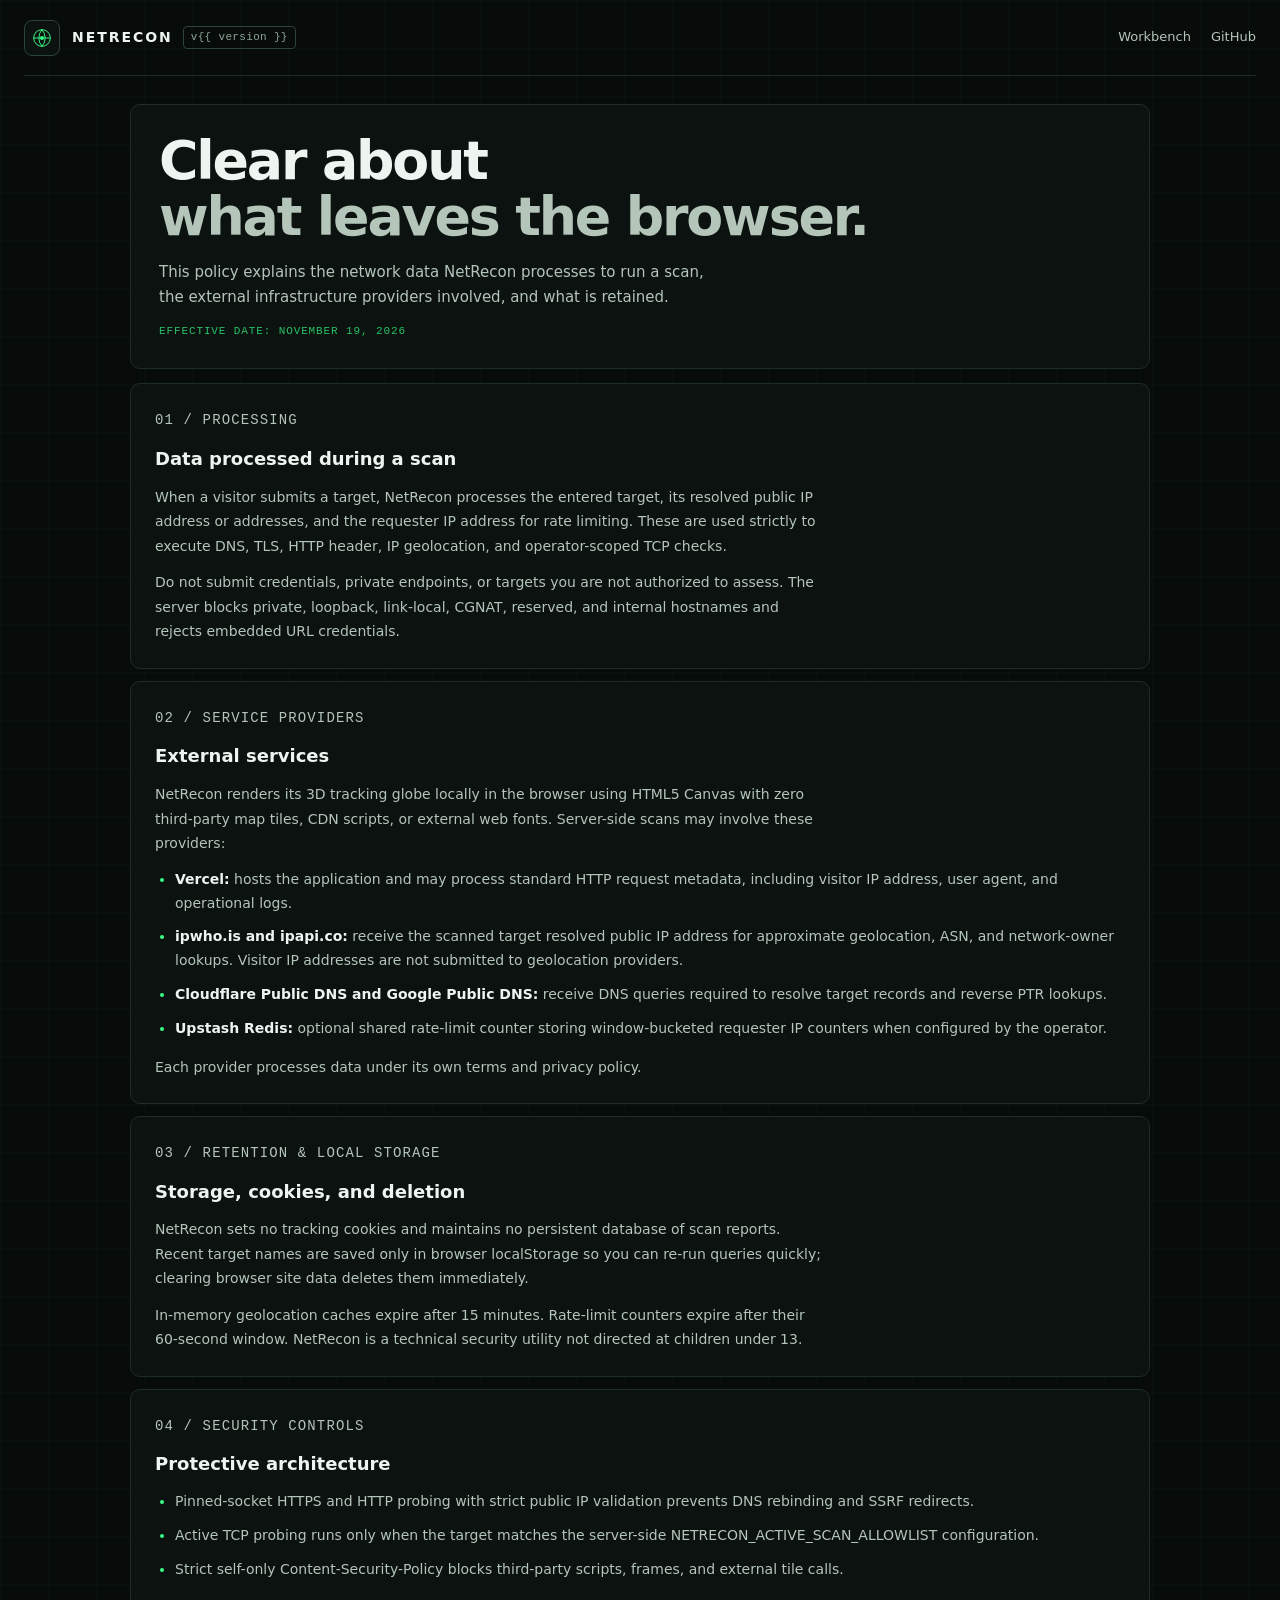
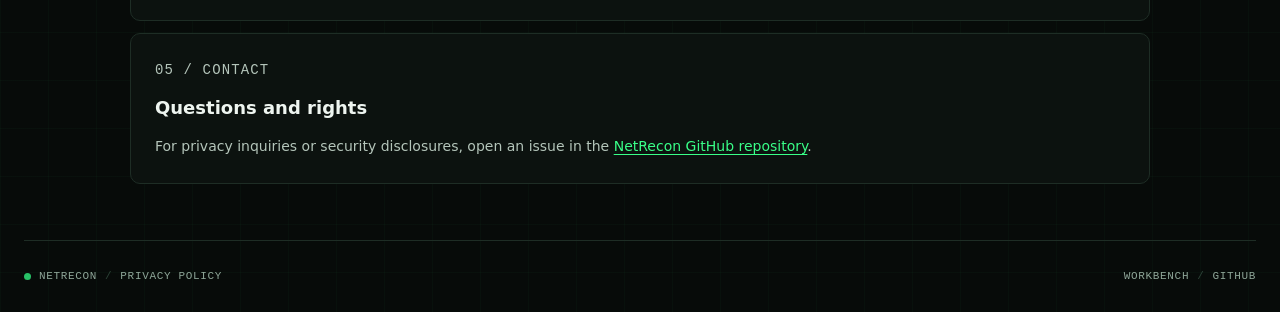
<file: templates/privacy.html>
<!doctype html>
<html lang="en">
<head>
  <meta charset="utf-8">
  <meta name="viewport" content="width=device-width, initial-scale=1">
  <meta name="theme-color" content="#070b09">
  <title>Privacy Policy | NetRecon</title>
  <meta name="description" content="How NetRecon handles scan targets, network metadata, rate limits, and third-party infrastructure providers.">
  <link rel="canonical" href="https://netrecon.vercel.app/privacy">
  <link rel="stylesheet" href="/static/styles.css">
</head>
<body>
  <a class="skip-link" href="#policyMain">Skip to privacy policy</a>
  <div class="app-shell">
    <header class="topbar">
      <a class="brand" href="/" aria-label="NetRecon home">
        <span class="brand-symbol" aria-hidden="true">
          <svg viewBox="0 0 36 36" fill="none"><circle cx="18" cy="18" r="12.5"></circle><path d="M5.5 18h25M18 5.5a19 19 0 0 1 0 25M18 5.5a19 19 0 0 0 0 25"></path><circle cx="18" cy="18" r="3"></circle></svg>
        </span>
        <span class="brand-name">NETRECON<span class="brand-version">v{{ version }}</span></span>
      </a>
      <div class="topbar-right">
        <nav class="top-links" aria-label="Main navigation">
          <a href="/">Workbench</a>
          <a href="https://github.com/JoeBuildsThings/NetRecon" target="_blank" rel="noopener noreferrer">GitHub</a>
        </nav>
      </div>
    </header>

    <main class="main-content policy-main" id="policyMain">
      <section class="panel policy-hero">
        <div class="hero-copy">
          <h1>Clear about<br><span>what leaves the browser.</span></h1>
          <p class="hero-description">This policy explains the network data NetRecon processes to run a scan, the external infrastructure providers involved, and what is retained.</p>
          <p class="policy-meta">EFFECTIVE DATE: NOVEMBER 19, 2026</p>
        </div>
      </section>

      <div class="policy-layout">
        <section class="panel policy-section">
          <p class="section-kicker">01 / PROCESSING</p>
          <h2>Data processed during a scan</h2>
          <p>When a visitor submits a target, NetRecon processes the entered target, its resolved public IP address or addresses, and the requester IP address for rate limiting. These are used strictly to execute DNS, TLS, HTTP header, IP geolocation, and operator-scoped TCP checks.</p>
          <p>Do not submit credentials, private endpoints, or targets you are not authorized to assess. The server blocks private, loopback, link-local, CGNAT, reserved, and internal hostnames and rejects embedded URL credentials.</p>
        </section>

        <section class="panel policy-section">
          <p class="section-kicker">02 / SERVICE PROVIDERS</p>
          <h2>External services</h2>
          <p>NetRecon renders its 3D tracking globe locally in the browser using HTML5 Canvas with zero third-party map tiles, CDN scripts, or external web fonts. Server-side scans may involve these providers:</p>
          <ul class="policy-list">
            <li><strong>Vercel:</strong> hosts the application and may process standard HTTP request metadata, including visitor IP address, user agent, and operational logs.</li>
            <li><strong>ipwho.is and ipapi.co:</strong> receive the scanned target resolved public IP address for approximate geolocation, ASN, and network-owner lookups. Visitor IP addresses are not submitted to geolocation providers.</li>
            <li><strong>Cloudflare Public DNS and Google Public DNS:</strong> receive DNS queries required to resolve target records and reverse PTR lookups.</li>
            <li><strong>Upstash Redis:</strong> optional shared rate-limit counter storing window-bucketed requester IP counters when configured by the operator.</li>
          </ul>
          <p>Each provider processes data under its own terms and privacy policy.</p>
        </section>

        <section class="panel policy-section">
          <p class="section-kicker">03 / RETENTION &amp; LOCAL STORAGE</p>
          <h2>Storage, cookies, and deletion</h2>
          <p>NetRecon sets no tracking cookies and maintains no persistent database of scan reports. Recent target names are saved only in browser localStorage so you can re-run queries quickly; clearing browser site data deletes them immediately.</p>
          <p>In-memory geolocation caches expire after 15 minutes. Rate-limit counters expire after their 60-second window. NetRecon is a technical security utility not directed at children under 13.</p>
        </section>

        <section class="panel policy-section">
          <p class="section-kicker">04 / SECURITY CONTROLS</p>
          <h2>Protective architecture</h2>
          <ul class="policy-list">
            <li>Pinned-socket HTTPS and HTTP probing with strict public IP validation prevents DNS rebinding and SSRF redirects.</li>
            <li>Active TCP probing runs only when the target matches the server-side NETRECON_ACTIVE_SCAN_ALLOWLIST configuration.</li>
            <li>Strict self-only Content-Security-Policy blocks third-party scripts, frames, and external tile calls.</li>
          </ul>
        </section>

        <section class="panel policy-section">
          <p class="section-kicker">05 / CONTACT</p>
          <h2>Questions and rights</h2>
          <p>For privacy inquiries or security disclosures, open an issue in the <a href="https://github.com/JoeBuildsThings/NetRecon/issues" target="_blank" rel="noopener noreferrer">NetRecon GitHub repository</a>.</p>
        </section>
      </div>
    </main>

    <footer class="footer">
      <span><span class="footer-led" aria-hidden="true"></span> NETRECON <span class="footer-divider">/</span> PRIVACY POLICY</span>
      <span><a href="/">WORKBENCH</a><span class="footer-divider">/</span><a href="https://github.com/JoeBuildsThings/NetRecon" target="_blank" rel="noopener noreferrer">GITHUB</a></span>
    </footer>
  </div>
</body>
</html>
</file>
<file: static/styles.css>
:root {
  color-scheme: dark;
  --page: #070b09;
  --surface: #0c120f;
  --surface-raised: #111a15;
  --surface-inset: #080d0a;
  --line: #1e2d25;
  --line-strong: #2c4337;
  --ink: #eef5f0;
  --muted: #b4c5ba;
  --quiet: #8ea698;
  --accent: #39ff88;
  --accent-hover: #63ff9f;
  --accent-dim: #28c267;
  --accent-ink: #05110a;
  --amber: #f5b841;
  --red: #ff6b72;
  --blue: #7cc4fa;
  --radius: 10px;
  --radius-sm: 6px;
  --font-sans: "IBM Plex Sans", "Space Grotesk", ui-sans-serif, system-ui, -apple-system, BlinkMacSystemFont, "Segoe UI", sans-serif;
  --font-mono: "JetBrains Mono", "Fira Code", ui-monospace, SFMono-Regular, Menlo, Monaco, Consolas, monospace;
}

*, *::before, *::after { box-sizing: border-box; }
html { min-width: 320px; scroll-behavior: smooth; }
body {
  margin: 0;
  min-height: 100vh;
  background-color: var(--page);
  background-image:
    linear-gradient(rgba(57, 255, 136, 0.025) 1px, transparent 1px),
    linear-gradient(90deg, rgba(57, 255, 136, 0.025) 1px, transparent 1px);
  background-size: 48px 48px;
  color: var(--ink);
  font-family: var(--font-sans);
  font-size: 14px;
  line-height: 1.55;
  -webkit-font-smoothing: antialiased;
}

button, input { font: inherit; }
button { cursor: pointer; }
button:disabled { cursor: not-allowed; opacity: 0.45; }
a { color: inherit; text-decoration: none; }
a:hover { color: var(--accent); }
button:focus-visible, a:focus-visible, input:focus-visible, [tabindex="0"]:focus-visible {
  outline: 2px solid var(--accent);
  outline-offset: 2px;
}

.skip-link {
  position: absolute;
  top: -100px;
  left: 16px;
  z-index: 1000;
  padding: 10px 16px;
  border-radius: var(--radius-sm);
  background: var(--accent);
  color: var(--accent-ink);
  font-weight: 700;
}
.skip-link:focus { top: 16px; }

.app-shell {
  width: min(1400px, calc(100% - 48px));
  margin: 0 auto;
}

/* Header */
.topbar {
  display: flex;
  align-items: center;
  justify-content: space-between;
  min-height: 76px;
  gap: 20px;
  border-bottom: 1px solid var(--line);
}
.brand {
  display: inline-flex;
  align-items: center;
  gap: 12px;
  min-height: 44px;
}
.brand-symbol {
  display: grid;
  width: 36px;
  height: 36px;
  place-items: center;
  color: var(--accent);
  border: 1px solid var(--line-strong);
  border-radius: 8px;
  background: var(--surface);
}
.brand-symbol svg { width: 24px; height: 24px; }
.brand-symbol circle, .brand-symbol path { stroke: currentColor; stroke-width: 1.4; }
.brand-symbol circle:last-child { fill: currentColor; stroke: none; }
.brand-name {
  display: inline-flex;
  align-items: center;
  gap: 10px;
  font-size: 14px;
  font-weight: 800;
  letter-spacing: 0.14em;
}
.brand-version {
  padding: 2px 7px;
  border: 1px solid var(--line-strong);
  border-radius: 4px;
  color: var(--quiet);
  font-family: var(--font-mono);
  font-size: 11px;
  font-weight: 500;
  letter-spacing: 0.03em;
}
.topbar-right {
  display: flex;
  align-items: center;
  gap: 24px;
}
.top-links {
  display: flex;
  align-items: center;
  gap: 20px;
  color: var(--muted);
  font-size: 13px;
  font-weight: 500;
}
.top-links a {
  display: inline-flex;
  align-items: center;
  min-height: 44px;
}
.api-indicator {
  display: inline-flex;
  align-items: center;
  gap: 8px;
  padding: 6px 11px;
  border: 1px solid var(--line);
  border-radius: var(--radius-sm);
  background: var(--surface);
  color: var(--muted);
  font-family: var(--font-mono);
  font-size: 11px;
  letter-spacing: 0.06em;
  white-space: nowrap;
}
.api-dot, .run-state-light, .footer-led {
  display: inline-block;
  width: 8px;
  height: 8px;
  border-radius: 50%;
  background: var(--quiet);
  flex-shrink: 0;
}
.api-indicator[data-state="online"] .api-dot {
  background: var(--accent);
  box-shadow: 0 0 0 3px rgba(57, 255, 136, 0.16);
}
.api-indicator[data-state="offline"] .api-dot { background: var(--red); }

/* Main & Hero Command Deck */
.main-content { padding: 28px 0 56px; }
h1, h2, h3, h4, p { margin-top: 0; }

.hero-deck {
  display: grid;
  grid-template-columns: minmax(0, 1.05fr) minmax(0, 0.95fr);
  gap: 20px;
  align-items: stretch;
}
.hero-command, .globe-module, .panel, .summary-card {
  border: 1px solid var(--line);
  border-radius: var(--radius);
  background: var(--surface);
}
.hero-command {
  display: flex;
  flex-direction: column;
  justify-content: space-between;
  padding: 30px;
  gap: 22px;
}
h1 {
  margin-bottom: 14px;
  font-size: clamp(34px, 4.2vw, 54px);
  font-weight: 700;
  line-height: 1.05;
  letter-spacing: -0.04em;
  color: var(--ink);
}
h1 span { color: var(--muted); }
.hero-description {
  max-width: 58ch;
  margin-bottom: 0;
  color: var(--muted);
  font-size: 15px;
  line-height: 1.65;
}

/* Command Target Form */
.field-top {
  display: flex;
  align-items: center;
  justify-content: space-between;
  margin-bottom: 8px;
  gap: 12px;
}
.target-field label {
  color: var(--ink);
  font-size: 13px;
  font-weight: 600;
}
.shortcut-hint {
  color: var(--quiet);
  font-family: var(--font-mono);
  font-size: 11px;
}
.target-input-row {
  display: flex;
  align-items: center;
  min-height: 56px;
  padding: 5px;
  border: 1px solid var(--line-strong);
  border-radius: 8px;
  background: var(--surface-inset);
  transition: border-color 0.16s ease, box-shadow 0.16s ease;
}
.target-input-row:focus-within {
  border-color: var(--accent);
  box-shadow: 0 0 0 3px rgba(57, 255, 136, 0.12);
}
.input-prefix {
  padding: 0 12px 0 14px;
  color: var(--quiet);
  font-family: var(--font-mono);
  font-size: 14px;
  font-weight: 600;
  user-select: none;
}
.input-prefix span { color: var(--accent); margin-left: 2px; }
.target-input-row input {
  flex: 1;
  width: 100%;
  min-width: 0;
  height: 44px;
  border: 0;
  outline: 0;
  background: transparent;
  color: var(--ink);
  font-family: var(--font-mono);
  font-size: 14px;
}
.target-input-row input::placeholder { color: #6e8577; }
.target-input-row input:focus-visible { outline: none; }

.scan-button {
  display: inline-flex;
  align-items: center;
  justify-content: center;
  gap: 10px;
  min-width: 136px;
  min-height: 44px;
  padding: 0 18px;
  border: 0;
  border-radius: 6px;
  background: var(--accent);
  color: var(--accent-ink);
  font-size: 13px;
  font-weight: 700;
  letter-spacing: 0.01em;
  transition: background-color 0.15s ease, transform 0.15s ease;
}
.scan-button:hover:not(:disabled) {
  background: var(--accent-hover);
  transform: translateY(-1px);
}
.scan-button:active:not(:disabled) { transform: translateY(0); }
.scan-button svg { width: 17px; height: 17px; stroke: currentColor; stroke-width: 1.9; }

.target-foot {
  display: flex;
  flex-direction: column;
  gap: 12px;
}
.target-foot > p {
  margin: 0;
  color: var(--quiet);
  font-size: 12px;
  line-height: 1.55;
}
.recent-targets {
  display: flex;
  align-items: center;
  flex-wrap: wrap;
  gap: 8px;
}
.recent-label {
  color: var(--quiet);
  font-family: var(--font-mono);
  font-size: 11px;
  letter-spacing: 0.08em;
}
.recent-chip {
  min-height: 34px;
  padding: 4px 10px;
  border: 1px solid var(--line-strong);
  border-radius: var(--radius-sm);
  background: var(--surface-inset);
  color: var(--muted);
  font-family: var(--font-mono);
  font-size: 12px;
  transition: border-color 0.15s ease, color 0.15s ease;
}
.recent-chip:hover {
  border-color: var(--accent);
  color: var(--accent);
}

/* Status Strip */
.run-state {
  display: flex;
  align-items: center;
  gap: 12px;
  padding: 12px 14px;
  border: 1px solid var(--line);
  border-radius: 8px;
  background: var(--surface-inset);
}
.run-state[data-state="idle"] .run-state-light { background: var(--quiet); }
.run-state[data-state="scanning"] .run-state-light { background: var(--accent); animation: pulse 1s infinite; }
.run-state[data-state="completed"] .run-state-light { background: var(--accent); }
.run-state[data-state="error"] .run-state-light { background: var(--red); }
.run-state-text { min-width: 0; }
.run-state-label {
  display: block;
  color: var(--ink);
  font-size: 13px;
  font-weight: 700;
}
.run-state-detail {
  display: block;
  color: var(--quiet);
  font-size: 12px;
}
.run-state-code {
  margin-left: auto;
  color: var(--quiet);
  font-family: var(--font-mono);
  font-size: 12px;
  white-space: nowrap;
}
@keyframes pulse { 50% { opacity: 0.35; } }

.alert-banner {
  padding: 12px 14px;
  border: 1px solid rgba(255, 107, 114, 0.45);
  border-radius: 8px;
  background: rgba(255, 107, 114, 0.10);
  color: #ffc2c5;
  font-size: 13px;
  line-height: 1.5;
}
.alert-banner.is-warning {
  border-color: rgba(245, 184, 65, 0.45);
  background: rgba(245, 184, 65, 0.10);
  color: #fae0a8;
}

/* 3D Tracking Globe Module */
.globe-module {
  display: flex;
  flex-direction: column;
  padding: 20px;
  gap: 14px;
}
.globe-header {
  display: flex;
  align-items: flex-start;
  justify-content: space-between;
  gap: 12px;
  flex-wrap: wrap;
}
.globe-header h2, .section-heading h2, .panel-heading h2 {
  margin: 0;
  font-size: 18px;
  font-weight: 650;
  letter-spacing: -0.02em;
}
.section-kicker {
  margin: 0 0 4px;
  color: var(--accent-dim);
  font-family: var(--font-mono);
  font-size: 11px;
  letter-spacing: 0.08em;
}
.globe-controls {
  display: flex;
  align-items: center;
  flex-wrap: wrap;
  gap: 6px;
}
.lock-badge {
  padding: 5px 9px;
  border: 1px solid var(--line-strong);
  border-radius: 4px;
  background: var(--surface-inset);
  color: var(--quiet);
  font-family: var(--font-mono);
  font-size: 11px;
  letter-spacing: 0.06em;
}
.lock-badge[data-state="locked"] {
  border-color: rgba(57, 255, 136, 0.45);
  color: var(--accent);
}
.globe-btn {
  min-width: 36px;
  min-height: 36px;
  padding: 0 10px;
  border: 1px solid var(--line-strong);
  border-radius: 5px;
  background: var(--surface-inset);
  color: var(--muted);
  font-family: var(--font-mono);
  font-size: 12px;
  transition: border-color 0.15s ease, color 0.15s ease;
}
.globe-btn:hover {
  border-color: var(--accent);
  color: var(--accent);
}
.globe-stage {
  position: relative;
  height: 300px;
  border: 1px solid var(--line);
  border-radius: 8px;
  background: var(--surface-inset);
  overflow: hidden;
}
#geoGlobe {
  display: block;
  width: 100%;
  height: 100%;
  touch-action: none;
}
.geo-telemetry {
  display: flex;
  flex-direction: column;
  gap: 10px;
  padding-top: 4px;
}
.geo-primary strong {
  display: block;
  color: var(--ink);
  font-size: 14px;
  font-weight: 650;
}
.geo-primary span {
  display: block;
  margin-top: 2px;
  color: var(--muted);
  font-size: 13px;
}
.geo-readouts {
  display: grid;
  grid-template-columns: repeat(3, minmax(0, 1fr));
  gap: 8px;
}
.geo-readouts > div {
  padding: 8px 10px;
  border: 1px solid var(--line);
  border-radius: var(--radius-sm);
  background: var(--surface-inset);
  min-width: 0;
}
.geo-key {
  display: block;
  color: var(--quiet);
  font-family: var(--font-mono);
  font-size: 10px;
  letter-spacing: 0.08em;
}
.geo-readouts strong {
  display: block;
  margin-top: 3px;
  color: var(--ink);
  font-family: var(--font-mono);
  font-size: 12px;
  font-weight: 600;
  overflow: hidden;
  text-overflow: ellipsis;
  white-space: nowrap;
}
.map-disclaimer {
  margin: 0;
  color: var(--quiet);
  font-size: 11px;
  line-height: 1.45;
}

/* Summary KPI Strip */
.summary-section { margin-top: 28px; }
.section-heading, .panel-heading {
  display: flex;
  align-items: center;
  justify-content: space-between;
  gap: 14px;
}
.section-heading { margin-bottom: 14px; }
.section-caption, .panel-index {
  color: var(--quiet);
  font-family: var(--font-mono);
  font-size: 11px;
  letter-spacing: 0.08em;
}
.panel-index {
  padding: 4px 8px;
  border: 1px solid var(--line);
  border-radius: 4px;
}
.summary-grid {
  display: grid;
  grid-template-columns: repeat(4, minmax(0, 1fr));
  gap: 12px;
}
.summary-card {
  padding: 18px 20px;
  min-width: 0;
}
.summary-label {
  display: block;
  margin-bottom: 10px;
  color: var(--quiet);
  font-family: var(--font-mono);
  font-size: 11px;
  letter-spacing: 0.08em;
}
.summary-value {
  display: block;
  overflow: hidden;
  color: var(--ink);
  font-family: var(--font-mono);
  font-size: clamp(18px, 2vw, 24px);
  font-weight: 700;
  font-variant-numeric: tabular-nums;
  text-overflow: ellipsis;
  white-space: nowrap;
}
.summary-value-muted, .summary-time {
  color: var(--muted);
  font-size: 16px;
}
.summary-note {
  display: block;
  overflow: hidden;
  margin-top: 8px;
  color: var(--quiet);
  font-size: 12px;
  text-overflow: ellipsis;
  white-space: nowrap;
}

.tone-good { color: var(--accent) !important; }
.tone-fair { color: #a7e88c !important; }
.tone-warn { color: var(--amber) !important; }
.tone-bad { color: var(--red) !important; }
.tone-muted { color: var(--muted) !important; }

/* Workspace Grid: Risks + Technical Workbench */
.workspace-grid {
  display: grid;
  grid-template-columns: minmax(0, 0.36fr) minmax(0, 0.64fr);
  gap: 16px;
  margin-top: 20px;
  align-items: start;
}
.panel { padding: 20px; }
.panel-heading { margin-bottom: 16px; }

.risk-list { display: grid; gap: 0; }
.empty-inline {
  display: flex;
  align-items: flex-start;
  gap: 12px;
  padding: 12px 0;
}
.empty-mark {
  display: grid;
  min-width: 36px;
  height: 32px;
  padding: 0 6px;
  flex-shrink: 0;
  place-items: center;
  border: 1px solid var(--line-strong);
  border-radius: 6px;
  color: var(--accent);
  font-family: var(--font-mono);
  font-size: 12px;
  font-weight: 700;
}
.empty-inline strong { display: block; color: var(--ink); font-size: 14px; }
.empty-inline p { margin: 4px 0 0; color: var(--muted); font-size: 13px; line-height: 1.5; }

.risk-item {
  display: flex;
  align-items: flex-start;
  gap: 12px;
  padding: 14px 0;
  border-top: 1px solid var(--line);
}
.risk-item:first-child { border-top: 0; padding-top: 0; }
.risk-marker {
  display: inline-flex;
  align-items: center;
  justify-content: center;
  min-width: 44px;
  height: 24px;
  flex-shrink: 0;
  border-radius: 4px;
  font-family: var(--font-mono);
  font-size: 10px;
  font-weight: 700;
  letter-spacing: 0.06em;
}
.risk-high { background: rgba(255, 107, 114, 0.16); color: var(--red); }
.risk-medium { background: rgba(245, 184, 65, 0.16); color: var(--amber); }
.risk-info { background: rgba(124, 196, 250, 0.16); color: var(--blue); }
.risk-copy { min-width: 0; }
.risk-copy strong { display: block; color: var(--ink); font-size: 13px; font-weight: 650; }
.risk-copy p {
  margin: 4px 0 0;
  color: var(--muted);
  font-size: 12px;
  line-height: 1.5;
  overflow-wrap: anywhere;
}

/* Findings Panel & Tabs */
.findings-panel { padding: 0; overflow: hidden; }
.findings-heading { padding: 20px 20px 16px; margin: 0; }
.export-actions { display: flex; gap: 8px; }
.quiet-button {
  min-height: 38px;
  padding: 0 12px;
  border: 1px solid var(--line-strong);
  border-radius: var(--radius-sm);
  background: var(--surface-inset);
  color: var(--muted);
  font-size: 12px;
  font-weight: 600;
  transition: border-color 0.15s ease, color 0.15s ease;
}
.quiet-button:hover:not(:disabled) {
  border-color: var(--accent);
  color: var(--accent);
}
.quiet-button-strong {
  background: var(--surface-raised);
  color: var(--accent);
  border-color: rgba(57, 255, 136, 0.35);
}

.tabs {
  display: flex;
  gap: 4px;
  padding: 0 20px;
  border-top: 1px solid var(--line);
  border-bottom: 1px solid var(--line);
  overflow-x: auto;
}
.tab-button {
  position: relative;
  min-height: 46px;
  padding: 0 14px;
  border: 0;
  background: transparent;
  color: var(--quiet);
  font-size: 13px;
  font-weight: 600;
  white-space: nowrap;
}
.tab-button::after {
  position: absolute;
  right: 10px;
  bottom: 0;
  left: 10px;
  height: 2px;
  background: transparent;
  content: "";
}
.tab-button:hover { color: var(--ink); }
.tab-button.is-active { color: var(--accent); }
.tab-button.is-active::after { background: var(--accent); }

.tab-panel { padding: 20px; }
.tab-panel[hidden] { display: none; }
.empty-state {
  display: flex;
  align-items: center;
  justify-content: center;
  min-height: 150px;
  flex-direction: column;
  gap: 6px;
  color: var(--muted);
  text-align: center;
}
.empty-state strong { color: var(--ink); font-size: 14px; }
.empty-state span { max-width: 46ch; color: var(--quiet); font-size: 13px; }

.key-value-grid {
  display: grid;
  grid-template-columns: repeat(2, minmax(0, 1fr));
  gap: 10px;
}
.kv-card {
  min-width: 0;
  padding: 12px 14px;
  border: 1px solid var(--line);
  border-radius: 7px;
  background: var(--surface-inset);
}
.kv-label {
  display: block;
  margin-bottom: 6px;
  color: var(--quiet);
  font-family: var(--font-mono);
  font-size: 11px;
  letter-spacing: 0.06em;
  text-transform: uppercase;
}
.kv-value {
  display: block;
  overflow-wrap: anywhere;
  color: var(--ink);
  font-family: var(--font-mono);
  font-size: 13px;
  font-weight: 500;
  line-height: 1.45;
}

.posture-score {
  display: grid;
  grid-template-columns: 135px 1fr 64px;
  align-items: center;
  gap: 16px;
  margin-bottom: 18px;
  padding: 16px;
  border: 1px solid var(--line);
  border-radius: 8px;
  background: var(--surface-inset);
}
.posture-score .summary-label { margin-bottom: 4px; }
.posture-score strong {
  font-family: var(--font-mono);
  font-size: 20px;
  font-weight: 700;
}
.score-track {
  height: 8px;
  overflow: hidden;
  border-radius: 99px;
  background: #1c2a22;
}
.score-track span {
  display: block;
  height: 100%;
  border-radius: inherit;
  background: var(--accent);
  transition: width 0.3s ease;
}
.score-grade {
  font-family: var(--font-mono);
  font-size: 22px;
  font-weight: 800;
  text-align: right;
}

.subheading {
  display: flex;
  align-items: center;
  justify-content: space-between;
  gap: 10px;
  margin: 22px 0 10px;
}
.subheading h3 { margin: 0; font-size: 14px; font-weight: 650; }
.subheading > span {
  color: var(--quiet);
  font-family: var(--font-mono);
  font-size: 11px;
  letter-spacing: 0.06em;
}

.finding-list { margin: 0; padding: 0; list-style: none; }
.finding-row {
  display: flex;
  align-items: flex-start;
  justify-content: space-between;
  gap: 18px;
  padding: 12px 0;
  border-top: 1px solid var(--line);
  font-size: 13px;
}
.finding-meta { min-width: 0; }
.finding-title-line {
  display: flex;
  align-items: center;
  flex-wrap: wrap;
  gap: 8px;
}
.finding-name {
  color: var(--ink);
  font-family: var(--font-mono);
  font-size: 13px;
  font-weight: 600;
}
.finding-advice {
  display: block;
  margin-top: 4px;
  color: var(--quiet);
  font-size: 12px;
}
.finding-value {
  max-width: 52%;
  color: var(--muted);
  font-family: var(--font-mono);
  font-size: 12px;
  text-align: right;
  overflow-wrap: anywhere;
}
.status-pill {
  padding: 2px 8px;
  border-radius: 4px;
  font-family: var(--font-mono);
  font-size: 11px;
  font-weight: 600;
}
.pill-good { background: rgba(57, 255, 136, 0.14); color: var(--accent); }
.pill-warn { background: rgba(245, 184, 65, 0.16); color: var(--amber); }
.pill-bad { background: rgba(255, 107, 114, 0.16); color: var(--red); }

.extra-block {
  margin-top: 20px;
  padding: 14px;
  border: 1px solid var(--line);
  border-radius: 8px;
  background: var(--surface-inset);
}
.extra-title {
  margin: 0 0 8px;
  color: var(--ink);
  font-size: 13px;
  font-weight: 650;
}
.extra-copy {
  margin: 4px 0 0;
  color: var(--muted);
  font-family: var(--font-mono);
  font-size: 12px;
  overflow-wrap: anywhere;
}

.dns-record-group { margin-top: 16px; }
.dns-record-title {
  margin-bottom: 6px;
  color: var(--accent-dim);
  font-family: var(--font-mono);
  font-size: 11px;
  font-weight: 700;
  letter-spacing: 0.08em;
}
.ptr-record {
  padding: 12px 14px;
  margin-bottom: 14px;
  border: 1px solid var(--line);
  border-radius: 7px;
  background: var(--surface-inset);
}
.ptr-record strong {
  display: block;
  overflow-wrap: anywhere;
  color: var(--ink);
  font-family: var(--font-mono);
  font-size: 13px;
}
.empty-inline-note { color: var(--quiet); font-size: 13px; }

.port-summary { margin-bottom: 14px; }
.port-state {
  display: flex;
  flex-direction: column;
  gap: 4px;
  padding: 13px 15px;
  border: 1px solid var(--line);
  border-radius: 7px;
  background: var(--surface-inset);
}
.port-state strong { color: var(--ink); font-size: 13px; }
.port-state span { color: var(--muted); font-size: 12px; }
.port-state-completed { border-left: 3px solid var(--accent); }
.port-state-scope_required, .port-state-disabled { border-left: 3px solid var(--amber); }

.table-wrap { overflow-x: auto; }
.data-table { width: 100%; border-collapse: collapse; text-align: left; }
.data-table th {
  padding: 11px 10px;
  border-bottom: 1px solid var(--line-strong);
  color: var(--quiet);
  font-family: var(--font-mono);
  font-size: 11px;
  letter-spacing: 0.06em;
}
.data-table td {
  padding: 12px 10px;
  border-bottom: 1px solid var(--line);
  color: var(--muted);
  font-family: var(--font-mono);
  font-size: 12px;
  vertical-align: top;
}
.data-table td:first-child { color: var(--accent); font-weight: 700; }
.data-table td:last-child { color: var(--accent); }

.raw-response {
  max-height: 540px;
  overflow: auto;
  margin: 0;
  padding: 16px;
  border: 1px solid var(--line);
  border-radius: 8px;
  background: var(--surface-inset);
  color: #cfe0d5;
  font-family: var(--font-mono);
  font-size: 12px;
  line-height: 1.6;
  white-space: pre-wrap;
  overflow-wrap: anywhere;
}

/* Footer */
.footer {
  display: flex;
  align-items: center;
  justify-content: space-between;
  gap: 16px;
  min-height: 72px;
  border-top: 1px solid var(--line);
  color: var(--quiet);
  font-family: var(--font-mono);
  font-size: 11px;
  letter-spacing: 0.06em;
}
.footer > span { display: flex; align-items: center; gap: 8px; flex-wrap: wrap; }
.footer-led { width: 7px; height: 7px; background: var(--accent-dim); }
.footer-divider { color: var(--line-strong); }

#workbench[aria-busy="true"] .tab-panel { opacity: 0.65; }
#scanBtn[aria-busy="true"] svg { animation: arrow-pulse 0.8s infinite alternate; }
@keyframes arrow-pulse { to { transform: translateX(4px); } }

/* Policy, 404, and 500 pages */
.policy-main { max-width: 1020px; margin: 0 auto; }
.policy-hero { padding: 28px; margin-bottom: 14px; }
.policy-meta {
  margin: 14px 0 0;
  color: var(--accent-dim);
  font-family: var(--font-mono);
  font-size: 11px;
  letter-spacing: 0.08em;
}
.policy-layout { display: grid; gap: 12px; }
.policy-section { padding: 24px; }
.policy-section h2 { margin: 0 0 12px; font-size: 18px; }
.policy-section p { max-width: 75ch; margin: 0 0 12px; color: var(--muted); font-size: 14px; line-height: 1.75; }
.policy-section p:last-child { margin-bottom: 0; }
.policy-section a { color: var(--accent); text-decoration: underline; text-underline-offset: 3px; }
.policy-list { display: grid; gap: 10px; margin: 0 0 14px; padding-left: 20px; color: var(--muted); font-size: 14px; line-height: 1.7; }
.policy-list li::marker { color: var(--accent); }
.policy-list strong { color: var(--ink); }
.notfound-panel {
  display: flex;
  min-height: 320px;
  align-items: flex-start;
  justify-content: center;
  flex-direction: column;
  padding: clamp(24px, 5vw, 52px);
}
.notfound-panel .hero-description { margin: 0 0 22px; }
.notfound-link { min-width: 190px; }
.notfound-link:hover { color: var(--accent-ink); }

/* Responsive Breakpoints */
@media (max-width: 1080px) {
  .hero-deck { grid-template-columns: 1fr; }
  .workspace-grid { grid-template-columns: 1fr; }
  .summary-grid { grid-template-columns: repeat(2, minmax(0, 1fr)); }
}

@media (max-width: 680px) {
  .app-shell { width: calc(100% - 24px); }
  .topbar { min-height: 64px; }
  .topbar-right { gap: 12px; }
  .top-links { gap: 14px; font-size: 12px; }
  .api-indicator { display: none; }
  .main-content { padding: 18px 0 40px; }
  .hero-command, .globe-module, .panel { padding: 16px; }
  .target-input-row { flex-wrap: wrap; padding: 6px; gap: 6px; }
  .target-input-row input { width: calc(100% - 60px); }
  .scan-button { width: 100%; }
  .globe-stage { height: 250px; }
  .geo-readouts { grid-template-columns: 1fr; }
  .globe-btn { min-width: 44px; min-height: 44px; }
  .recent-chip { min-height: 40px; }
  .findings-heading { flex-direction: column; align-items: flex-start; padding: 16px; }
  .tabs { padding: 0 10px; }
  .tab-panel { padding: 16px; }
  .key-value-grid { grid-template-columns: 1fr; }
  .posture-score { grid-template-columns: 1fr; gap: 10px; }
  .score-grade { text-align: left; }
  .finding-row { flex-direction: column; gap: 6px; }
  .finding-value { max-width: 100%; text-align: left; }
  .footer { flex-direction: column; align-items: flex-start; justify-content: center; padding: 16px 0; }
}

@media (max-width: 420px) {
  .summary-grid { grid-template-columns: 1fr; }
}

@media (prefers-reduced-motion: reduce) {
  *, *::before, *::after {
    scroll-behavior: auto !important;
    animation-duration: 0.01ms !important;
    animation-iteration-count: 1 !important;
    transition-duration: 0.01ms !important;
  }
}
</file>
